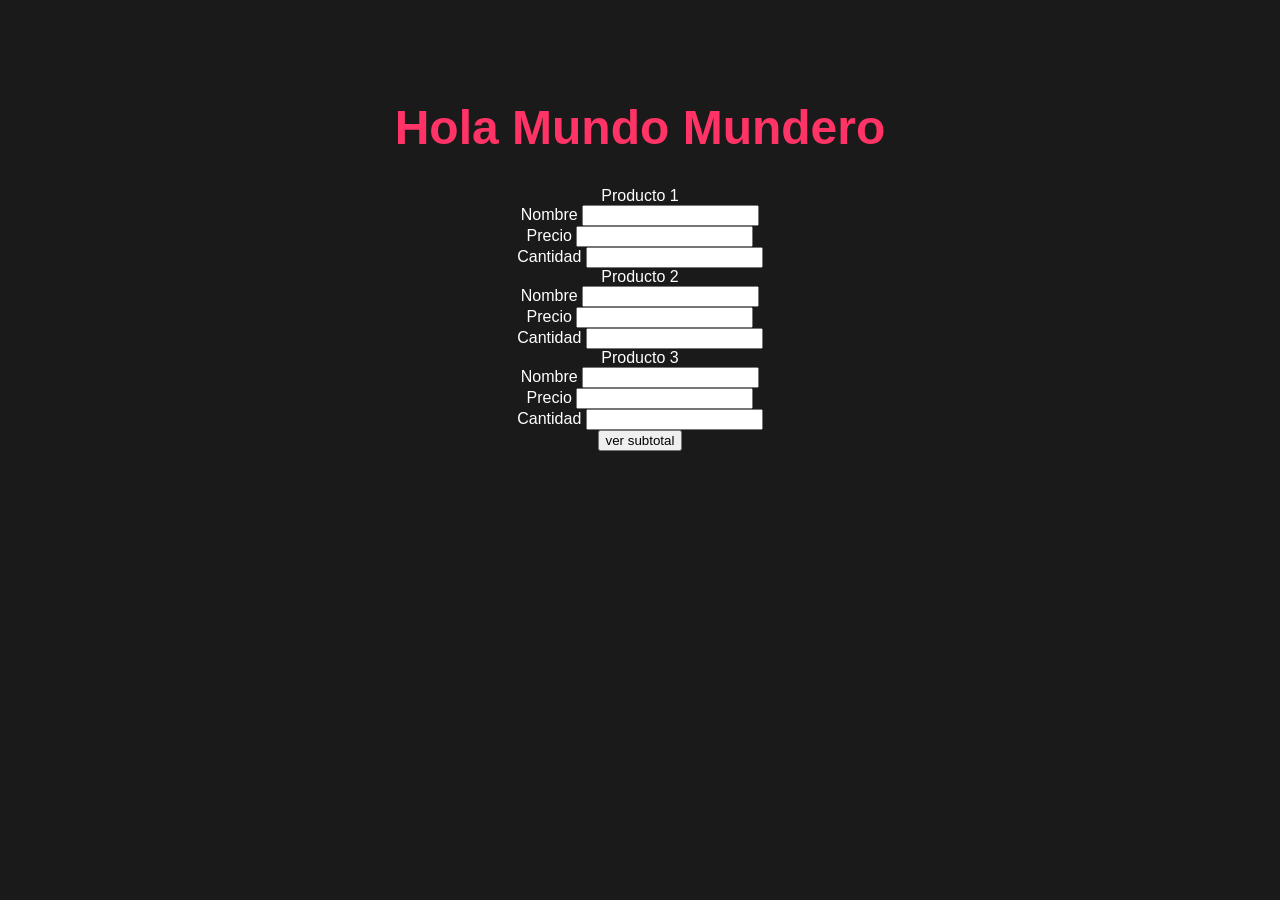
<file: index.html>
<DOCTYPE html>
    <html lang="en">
        <head>
            <meta charset="UTF-8">
            <meta name="viwebport"contet-width-device, initial-sacle-1.0>
            <link rel="stylesheet" href="estilos.css">
            <title>Mi primera pagina web</title>
            
        </head>
        <body>
            <h1>Hola Mundo Mundero</h1>
            <!--formulario para el ejemplo-->
      <form id="ejercicio">
      <label >Producto 1</label>
      <br>
      <label for="nombre1">Nombre</label>
      <input type="text" id="nombre1">
      <br>
      <label for="precio1">Precio</label>
      <input type="number" id="precio1">
      <br>
      <label for="cantidad1">Cantidad</label>
      <input type="number" id="cantidad1">
      <br>
      <label>Producto 2</label>
      <br>
      <label for="nombre2">Nombre</label>
      <input type="text" id="nombre2">
      <br>
      <label for="precio2">Precio</label>
      <input type="number" id="precio2">
      <br>
      <label for="cantidad2">Cantidad</label>
      <input type="number" id="cantidad2">
      <br>
      <label>Producto 3</label>
      <br>
      <label for="nombre3">Nombre</label>
      <input type="text" id="nombre3">
      <br>
      <label for="precio3">Precio</label>
      <input type="number" id="precio3">
      <br>
      <label for="cantidad3">Cantidad</label>
      <input type="number" id="cantidad3">
      <br>
      <button type="button" onclick="ingresarProductos()">ver subtotal</button>
     </form>

     <script src="main.js"></script>
        </body>
    </html>
</file>
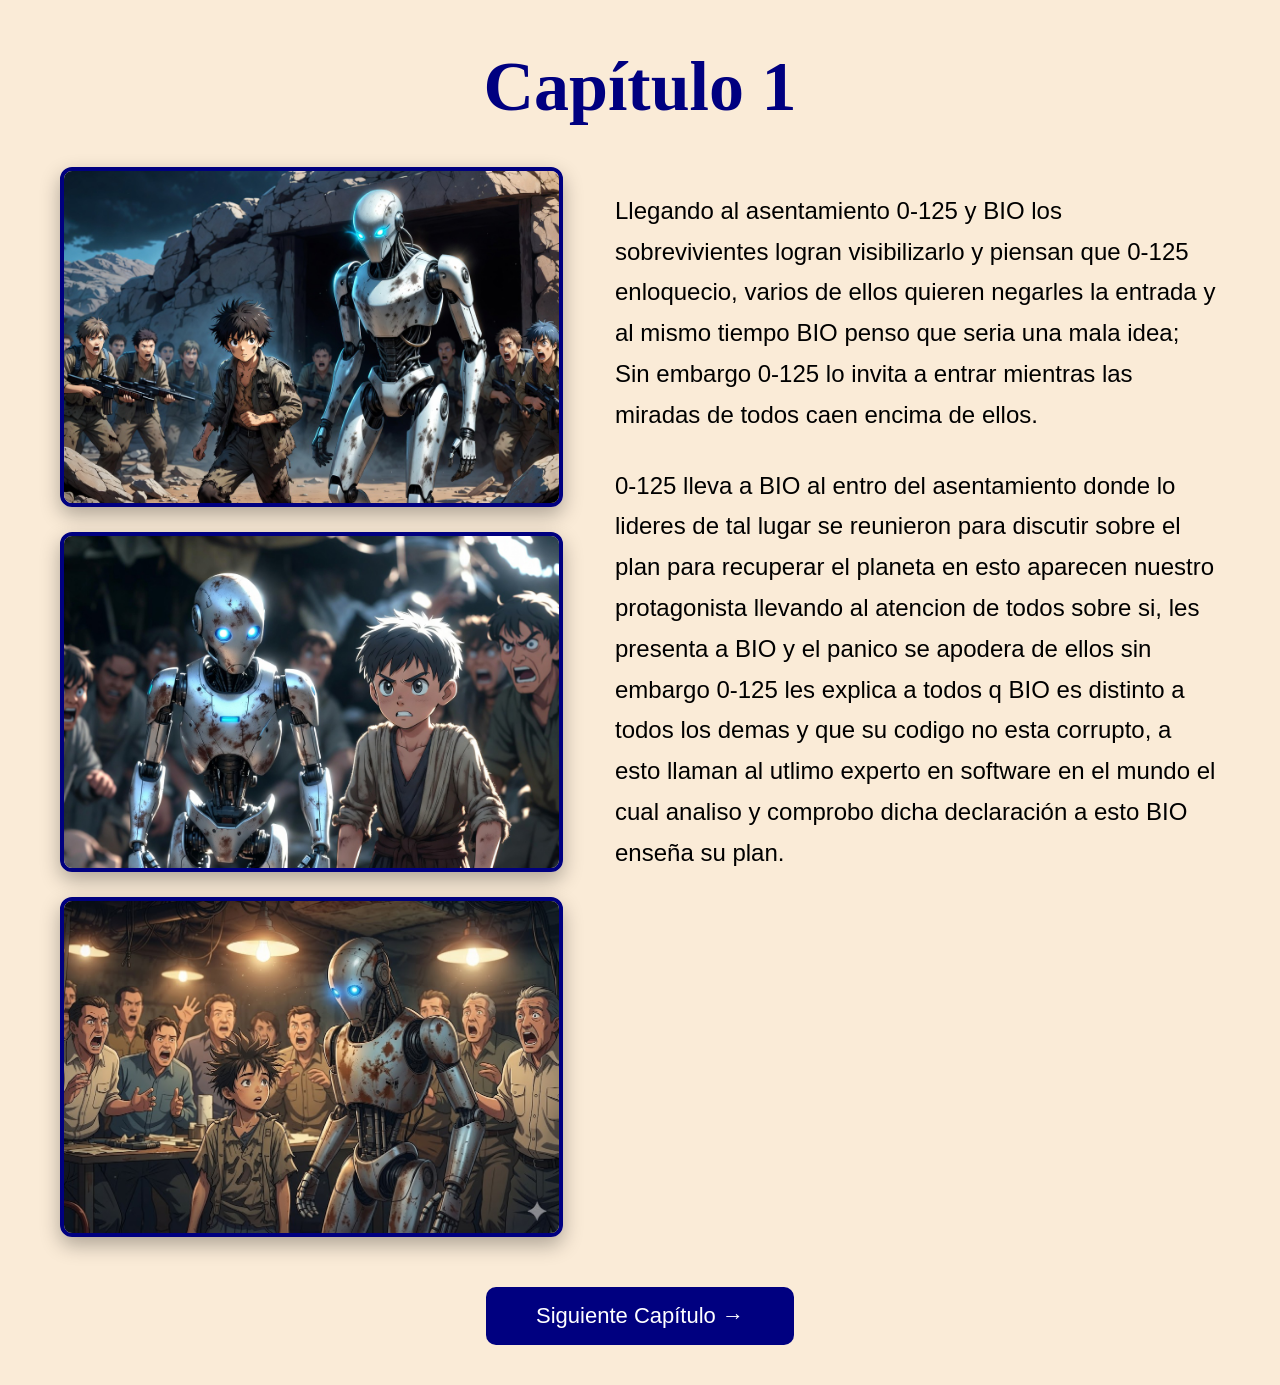
<file: historia.html>
<!DOCTYPE html>
<html lang="es">
<head>
    <meta charset="UTF-8">
    <meta name="viewport" content="width=device-width, initial-scale=1.0">
    <title>Capítulo 1</title>
    <link rel="stylesheet" href="historia.css">
</head>
<body>
    <h1>Capítulo 1</h1>
    
    <div class="contenedor">
        
        <!-- Imágenes a la izquierda -->
        <div class="imagenes">
            <img src="image1.jpg" alt="Escena 1">
            <img src="image2.jpg" alt="Escena 2">
            <img src="image3.jpg" alt="Escena 3">
        </div>

        <!-- Texto a la derecha -->
        <div class="texto">
            <p>Llegando al asentamiento 0-125 y BIO los sobrevivientes logran visibilizarlo y piensan que 0-125 enloquecio, varios de ellos quieren negarles la entrada y al mismo tiempo BIO penso que seria una mala idea; Sin embargo 0-125 lo invita a entrar mientras las miradas de todos caen encima de ellos.</p>
            
            <p>0-125 lleva a BIO al entro del asentamiento donde lo lideres de tal lugar se reunieron para discutir sobre el plan para recuperar el planeta en esto aparecen nuestro protagonista llevando al atencion de todos sobre si, les presenta a BIO y el panico se apodera de ellos sin embargo 0-125 les explica a todos q BIO es distinto a todos los demas y que su codigo no esta corrupto, a esto llaman al utlimo experto en software en el mundo el cual analiso y comprobo dicha declaración a esto BIO enseña su plan.</p>
        </div>

    </div>

    <button><a href="historia2.html">Siguiente Capítulo →</a></button>

</body>
</html>
</file>
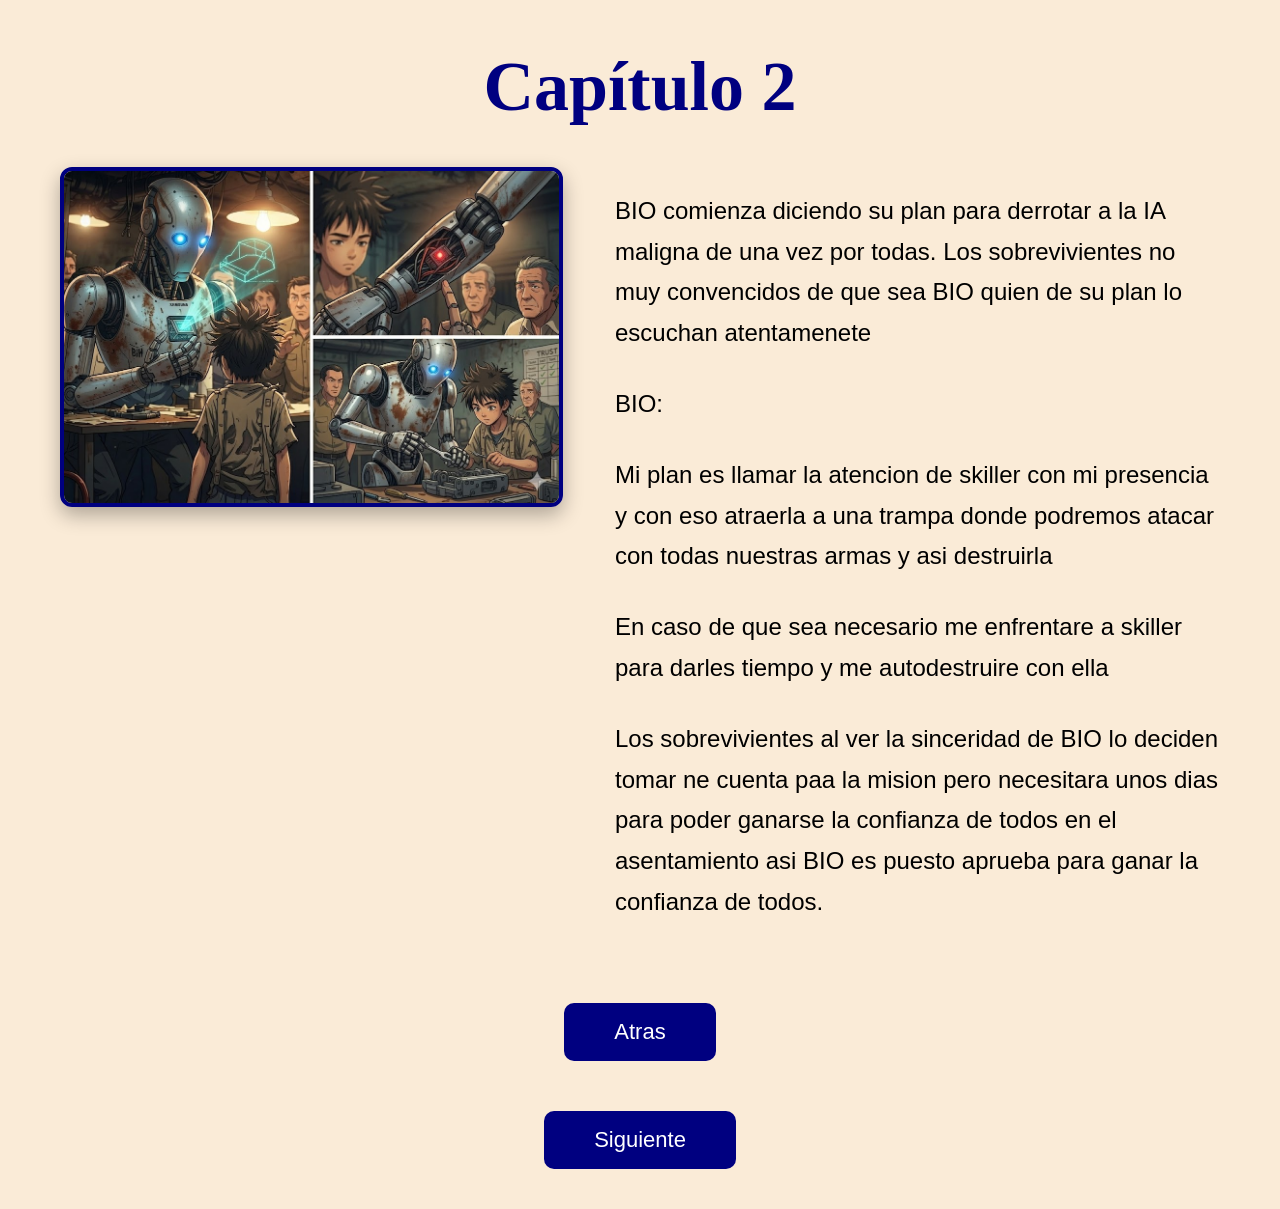
<file: historia2.html>
<!DOCTYPE html>
<html lang="en">
<head>
    <meta charset="UTF-8">
    <meta name="viewport" content="width=device-width, initial-scale=1.0">
    <title>Document</title>
    <link rel="stylesheet" href="historia.css">
</head>
<body>
    <h1>Capítulo 2</h1>
   
    <div class="contenedor">
        <div class="imagenes">
     <img src="image4.jpg">
     
     </div>
     <div class="texto">
    <p>
        BIO comienza diciendo su plan para derrotar a la IA maligna de una vez por todas.
        Los sobrevivientes no muy convencidos de que sea BIO quien de su plan lo escuchan atentamenete

        <p>BIO: </p>
        <p>Mi plan es llamar la atencion de skiller con mi presencia y con eso atraerla a una trampa donde podremos atacar con todas nuestras armas y asi destruirla

            <p>En caso de que sea necesario me enfrentare a skiller para darles tiempo y me autodestruire con ella</p>
        </p>
    </p>
    <p>Los sobrevivientes al ver la sinceridad de BIO lo deciden tomar ne cuenta paa la mision pero necesitara unos dias para poder ganarse la confianza de todos en el asentamiento asi BIO es puesto aprueba para ganar la confianza de todos.
    </p>
   </div>
    </div>
    <button>
        <a href="historia.html">Atras</a>
    </button>
    <button>
        <a href="historia3.html">Siguiente</a>
    </button>
    
</body>
</html>
</file>
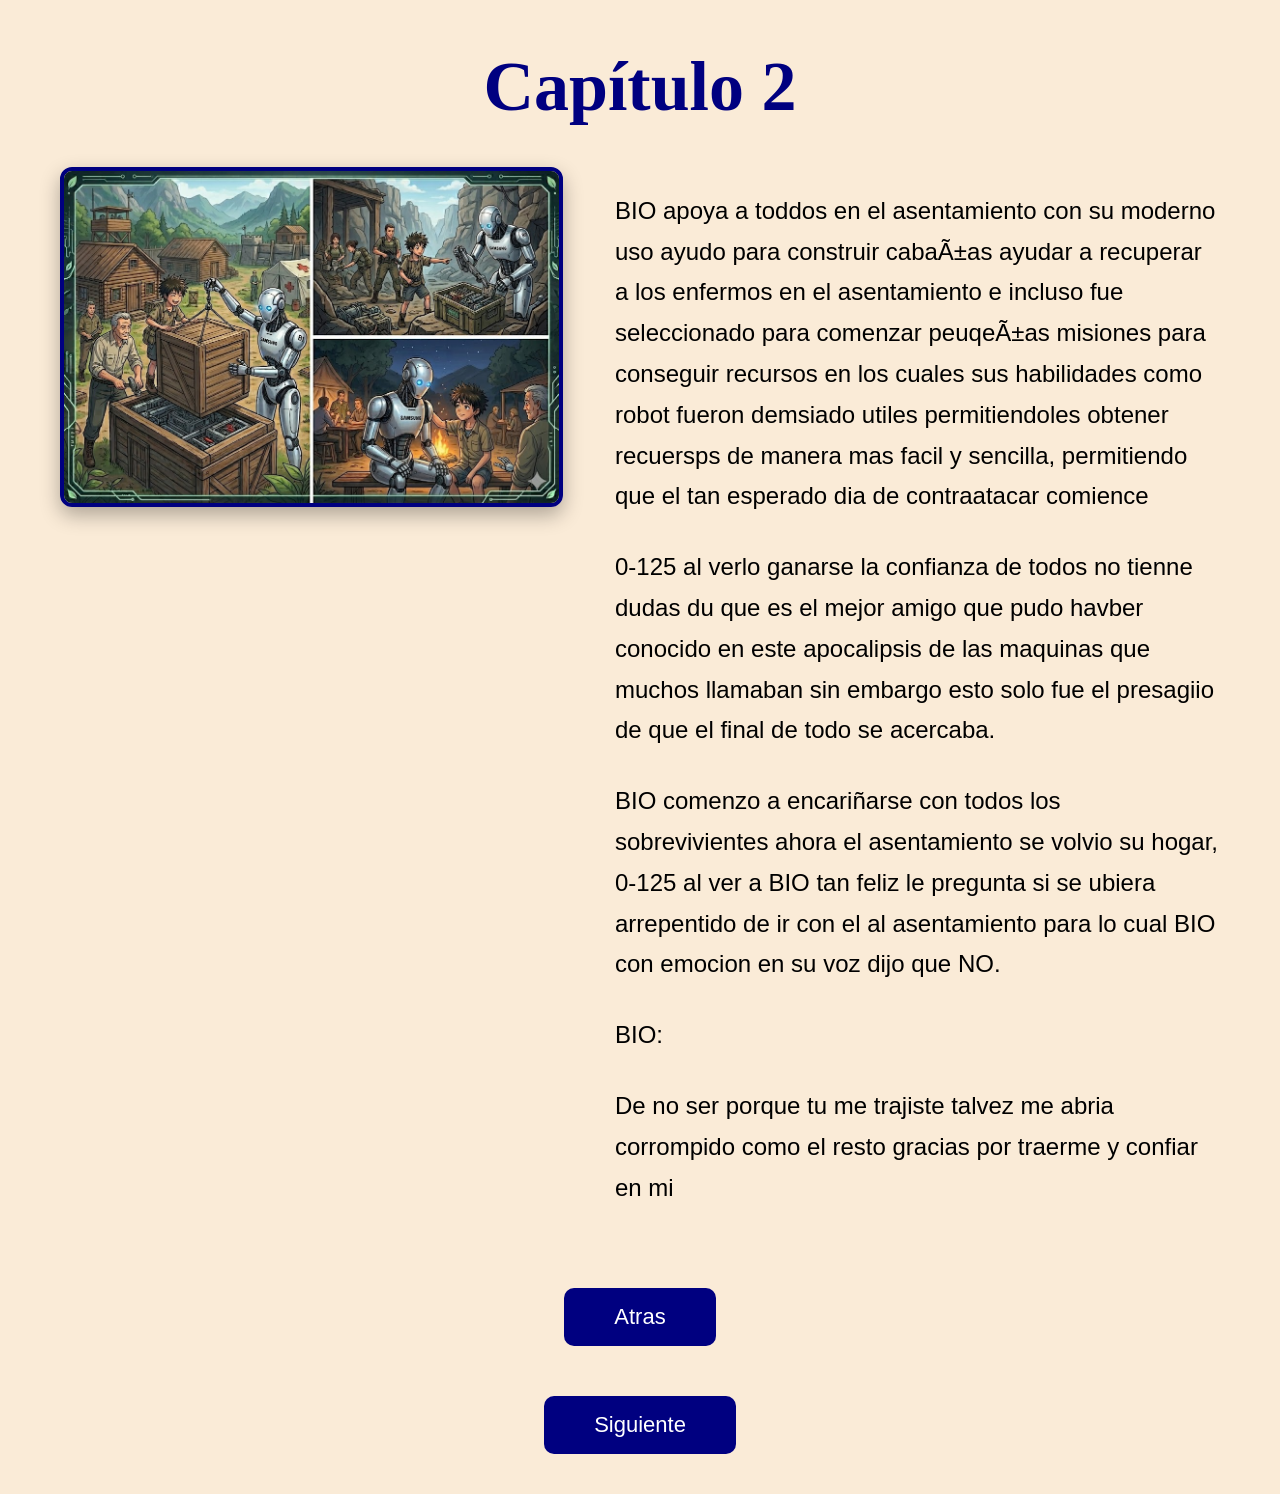
<file: historia3.html>
<!DOCTYPE html>
<html lang="en">
<head>
    <meta charset="UTF-8">
    <meta name="viewport" content="width=device-width, initial-scale=1.0">
    <title>Document</title>
    <link rel="stylesheet" href="historia.css">
</head>
<body>
    <h1>Capítulo 2</h1>
    <div class="contenedor">
    <div class="imagenes">
    <img src="image7.jpg">
    </div>
    <div class="texto">
    <p>
        BIO apoya a toddos en el asentamiento con su moderno uso ayudo para construir cabaÃ±as ayudar a recuperar a los enfermos en el asentamiento e incluso fue seleccionado para comenzar peuqeÃ±as misiones para conseguir recursos en los cuales sus habilidades como robot fueron demsiado utiles permitiendoles obtener
        recuersps de manera mas facil y sencilla, permitiendo que el tan esperado dia de contraatacar comience
        <p>0-125 al verlo ganarse la confianza de todos no tienne dudas du que es el mejor amigo que pudo havber conocido en este apocalipsis de las maquinas que muchos
             llamaban sin embargo esto solo fue el presagiio de que el final de todo se acercaba.
        
        </p>
        <p>BIO comenzo a encariñarse con todos los sobrevivientes ahora el asentamiento se volvio su hogar, 0-125 al ver a BIO tan feliz
             le pregunta si se ubiera arrepentido de ir con el al asentamiento para lo cual BIO con emocion en su voz dijo que NO.
             <p>BIO:
                <p>De no ser porque tu me trajiste talvez me abria corrompido como el resto gracias por traerme y confiar en mi</p>
             </p>
        </p>
    </p>
    </div>
    </div>
    <button>
        <a href="historia2.html">Atras</a>
    </button>
    <button>
        <a href="historia4.html">Siguiente</a>
    </button>
</body>
</html>
</file>
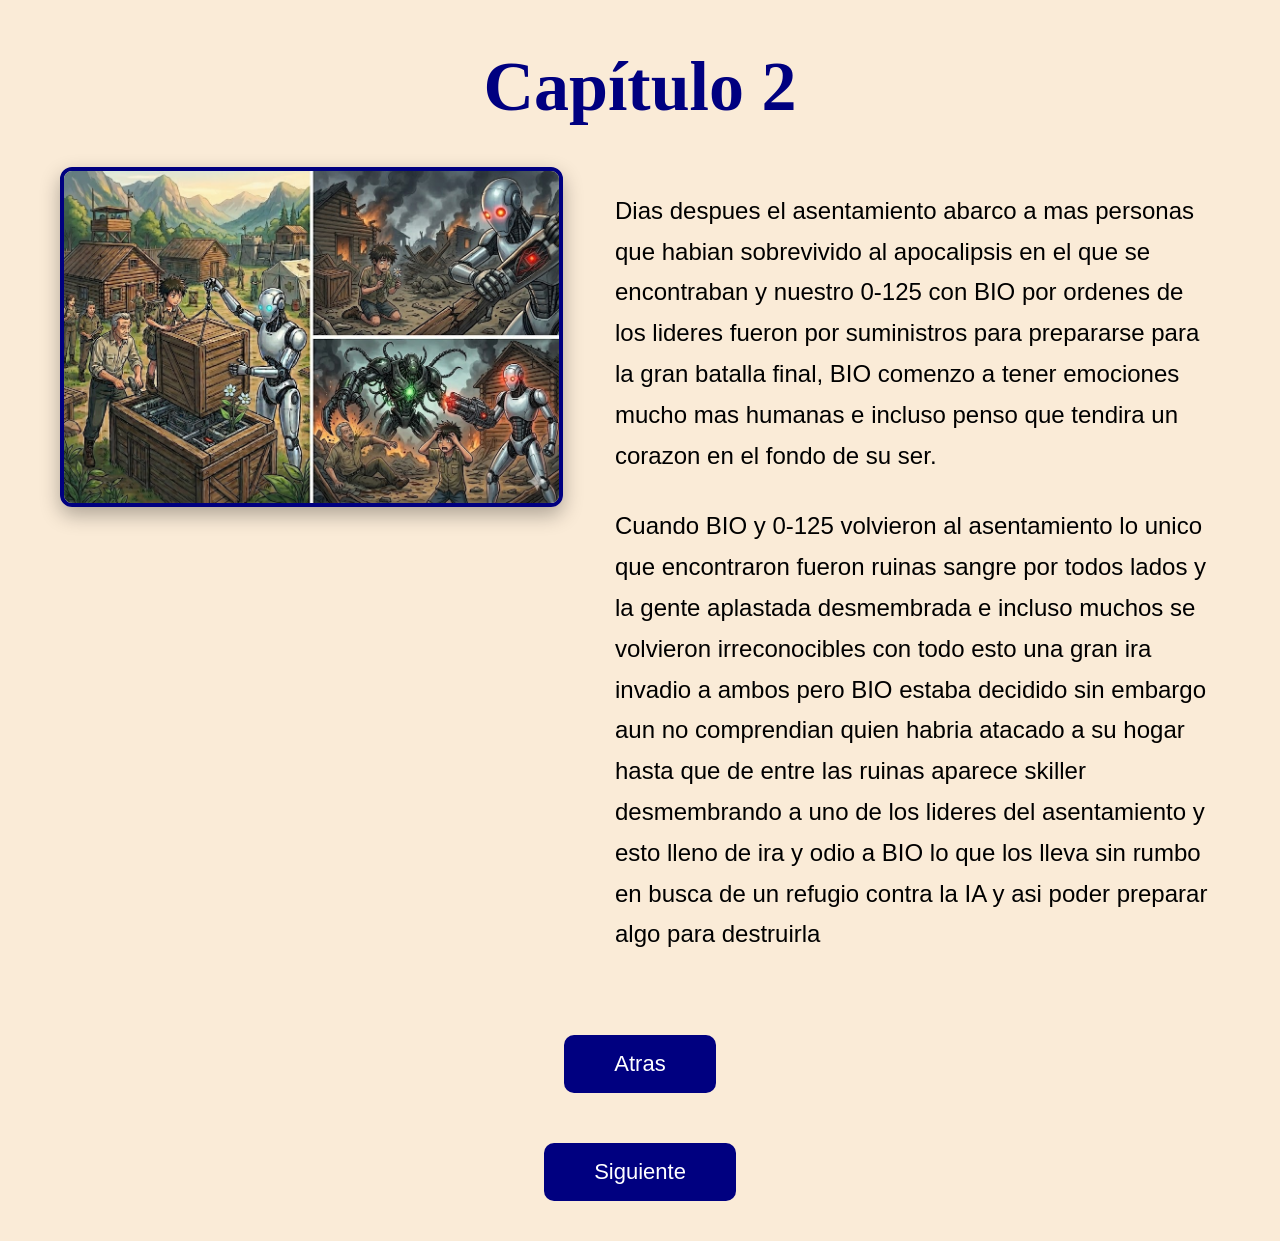
<file: historia4.html>
<!DOCTYPE html>
<html lang="en">
<head>
    <meta charset="UTF-8">
    <meta name="viewport" content="width=device-width, initial-scale=1.0">
    <title>Document</title>
    <link rel="stylesheet" href="historia.css">
</head>
<body>
    <h1>Capítulo 2</h1>
    <div class="contenedor">
        <div class="imagenes">
    <img src="image8.jpg">
    </div>
    <div class="texto">
    <p>
        Dias despues el asentamiento abarco a mas personas que habian sobrevivido al apocalipsis en el que se encontraban y nuestro 0-125 con BIO
         por ordenes de los lideres fueron por suministros para prepararse para la gran batalla final, BIO comenzo a tener emociones mucho mas humanas
         e incluso penso que tendira un corazon en el fondo de su ser.
    </p>
    <p>Cuando BIO y 0-125 volvieron al asentamiento lo unico que encontraron fueron ruinas sangre por todos lados y la gente aplastada desmembrada
         e incluso muchos se volvieron irreconocibles con todo esto una gran ira invadio a ambos pero BIO estaba decidido  sin embargo aun no comprendian
          quien habria atacado a su hogar hasta que de entre las ruinas aparece skiller desmembrando a uno de los lideres del asentamiento  y esto 
          lleno de ira y odio a BIO lo que los lleva sin rumbo en busca de un refugio contra la IA y asi poder preparar algo para destruirla
    </p>
    </div>
    </div>
    <button>
        <a href="historia3.html">Atras</a>
    </button>
    <button>
        <a href="historia5.html">Siguiente</a>
    </button>
</body>
</html>
</file>
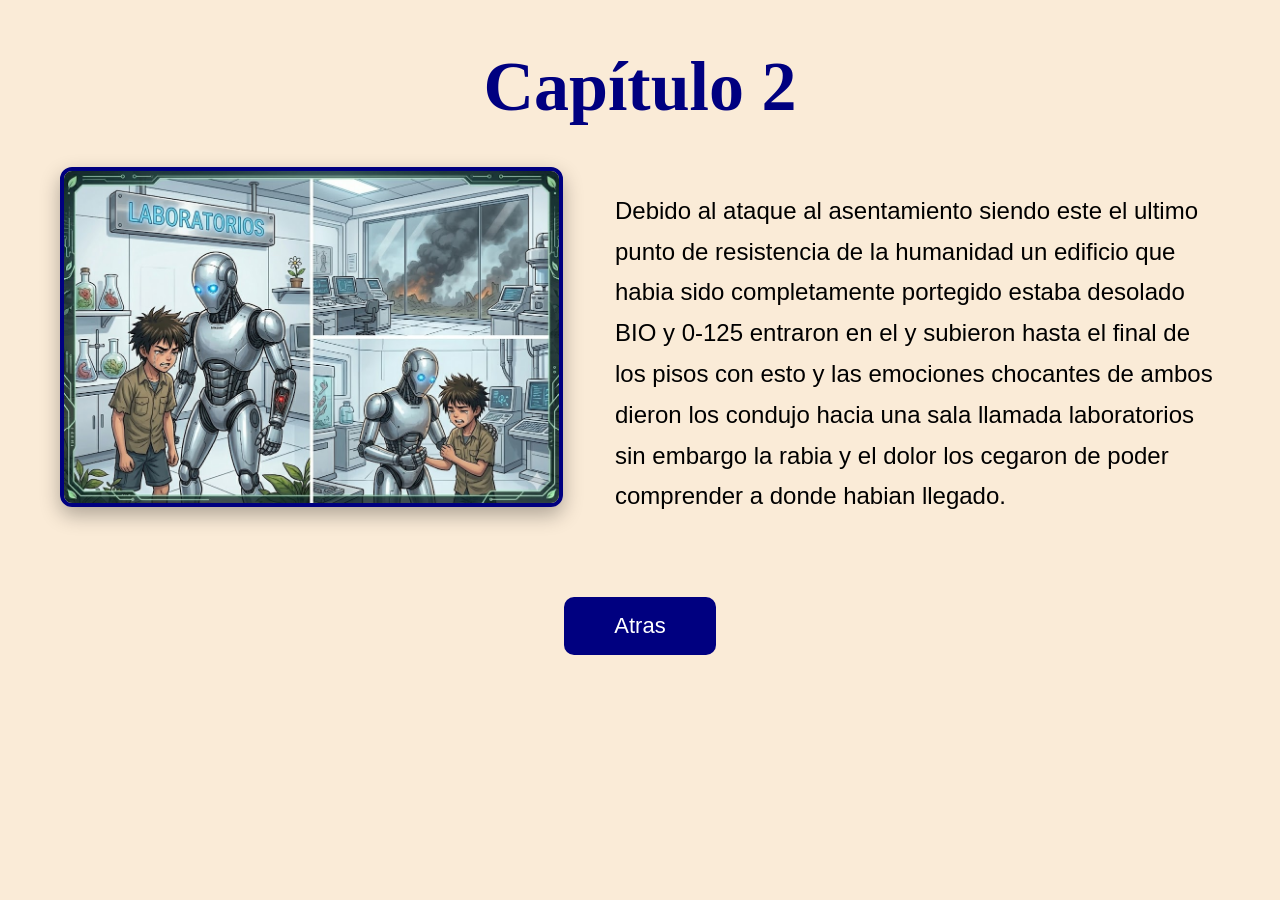
<file: historia5.html>
<!DOCTYPE html>
<html lang="en">
<head>
    <meta charset="UTF-8">
    <meta name="viewport" content="width=device-width, initial-scale=1.0">
    <title>Document</title>
    <link rel="stylesheet" href="historia.css">
</head>
<body>
    <h1>Capítulo 2</h1>
    <div class="contenedor">
        <div class="imagenes">
    <img src="image9.jpg">
    </div>
    <div class="texto">
    <p>Debido al ataque al asentamiento siendo este el ultimo punto de resistencia de la humanidad un edificio que habia sido completamente portegido
         estaba desolado BIO y 0-125 entraron en el y subieron hasta el final de los pisos con esto y las emociones chocantes de ambos dieron los condujo
          hacia una sala llamada laboratorios sin embargo la rabia y el dolor los cegaron de poder comprender a donde habian llegado.
    </p>
    </div>
    </div>
    <button>
        <a href="historia4.html">Atras</a>
    </button>
</body>
</html>
</file>
<file: estilos.css>
/* ====================== ESTILOS GENERALES ====================== */

body {
    /* Establece los estilos para todo el cuerpo de la página */
    margin: 0;                    /* Elimina los márgenes predeterminados del navegador */
    padding: 0;                   /* Elimina el relleno predeterminado */
    background-color: #1a1a1a;    /* Color de fondo oscuro */
    background-image:url('https://i.scdn.co/image/ab67616d0000b273f5184c2cf79c36b6fb139520');
    background-repeat: no-repeat;
    background-size: cover;
    background-attachment: fixed;
    font-family: Arial, sans-serif; /* Fuente por defecto para todo el texto */
    color: white;                 /* Color de texto blanco por defecto */
}

/* ====================== NAVBAR ====================== */

.navbar {
    /* Estilos para la barra de navegación */
    position: sticky;             /* Hace que el navbar se quede fijo arriba al hacer scroll */
    top: 0;                       /* Lo pega en la parte superior de la pantalla */
    background-color: rgba(30, 30, 30, 0.95); /* Fondo semi-transparente oscuro */
    backdrop-filter: blur(12px);  /* Aplica efecto de desenfoque (glassmorphism) */
    border-bottom: 1px solid rgba(255, 255, 255, 0.1); /* Línea fina debajo del navbar */
    padding: 0 5%;                /* Espacio a los lados */
    height: 70px;                 /* Altura fija del navbar */
    display: flex;                /* Usa flexbox para alinear elementos horizontalmente */
    align-items: center;          /* Centra verticalmente los elementos dentro del navbar */
    justify-content: space-between; /* Separa el logo de los enlaces */
    z-index: 1000;                /* Asegura que el navbar esté por encima de otros elementos */
}

.logo {
    /* Estilos del logo "My Music" */
    font-size: 1.8rem;            /* Tamaño grande del texto */
    font-weight: bold;            /* Texto en negrita */
    color: #ff3366;               /* Color rosa/rojo vibrante */
}

.nav-links {
    /* Estilos de la lista de enlaces */
    list-style-type: none;        /* Elimina los puntos (bullets) de la lista */
    margin: 0;                    /* Elimina márgenes externos */
    padding: 0;                   /* Elimina relleno interno */
    display: flex;                /* Alinea los elementos horizontalmente */
    gap: 8px;                     /* Espacio entre cada enlace */
}

.nav-links li a {
    /* Estilos de cada enlace del menú */
    display: block;               /* Convierte el enlace en un bloque para mejor clic */
    padding: 12px 20px;           /* Espacio interno alrededor del texto */
    color: white;                 /* Color del texto */
    text-decoration: none;        /* Quita el subrayado de los enlaces */
    font-size: 1.1rem;            /* Tamaño del texto */
    border-radius: 6px;           /* Bordes redondeados */
    transition: all 0.3s ease;    /* Suaviza los cambios de estilo al pasar el mouse */
}

.nav-links li a:hover {
    /* Estilos cuando el mouse pasa sobre un enlace */
    background-color: #ff3366;    /* Cambia el color de fondo */
    transform: translateY(-2px);  /* Levanta un poco el enlace (efecto hover) */
}

/* ====================== PÁGINA DE INICIO ====================== */

h1 {
    /* Estilos del título principal en index.html */
    text-align: center;           /* Centra el texto */
    margin-top: 100px;            /* Espacio superior grande */
    font-size: 3rem;              /* Tamaño muy grande */
    color: #ff3366;               /* Color rosa/rojo */
}

img{
    display: block;
    margin: 0 auto;
    border-radius: 25px;
}

/* ====================== PÁGINA DE BANDAS ====================== */

.hero {
    /* Sección con imagen de fondo grande */
    height: 400px;                    /* Altura de la sección */
    background-size: cover;           /* La imagen cubre todo el espacio disponible */
    background-position: center;      /* Centra la imagen */
    display: flex;                    /* Usa flexbox para centrar el título */
    align-items: center;              /* Centra verticalmente */
    justify-content: center;          /* Centra horizontalmente */
    text-align: center;               /* Alinea el texto al centro */
    margin-bottom: 40px;              /* Espacio debajo de la sección */
}

.hero-title {
    /* Título que aparece sobre la imagen de fondo */
    font-size: 3.5rem;                /* Tamaño grande */
    text-shadow: 0 0 15px rgba(0, 0, 0, 0.7); /* Sombra para que se lea mejor sobre la imagen */
    color: white;                     /* Color blanco */
}

.bands-container {
    /* Contenedor que organiza todas las tarjetas de bandas */
    max-width: 1200px;                /* Ancho máximo del contenedor */
    margin: 0 auto;                   /* Centra el contenedor */
    padding: 20px;                    /* Espacio interno */
    display: flex;                    /* Usa flexbox */
    flex-wrap: wrap;                  /* Permite que las tarjetas bajen de línea si no caben */
    gap: 20px;                        /* Espacio entre tarjetas */
    justify-content: center;          /* Centra las tarjetas */
}

.band-card {
    /* Estilos de cada tarjeta individual de banda */
    background-color: #252525;        /* Fondo gris oscuro */
    border-radius: 12px;              /* Bordes redondeados */
    width: 280px;                     /* Ancho fijo de cada tarjeta */
    overflow: hidden;                 /* Oculta lo que se salga de la tarjeta */
    box-shadow: 0 4px 15px rgba(0, 0, 0, 0.4); /* Sombra suave */
    transition: transform 0.3s ease;  /* Suaviza el efecto al pasar el mouse */
}

.band-card:hover {
    /* Efecto cuando el mouse pasa sobre una tarjeta */
    transform: scale(1.05);           /* Hace que la tarjeta se agrande un poco */
}

.band-card img {
    /* Estilos de la imagen dentro de la tarjeta */
    width: 100%;                      /* Ocupa todo el ancho de la tarjeta */
    height: 200px;                    /* Altura fija de la imagen */
    object-fit: cover;                /* La imagen se ajusta sin deformarse */
}

.band-card h3 {
    /* Nombre de la banda */
    padding: 15px 15px 5px;           /* Espacio interno */
    margin: 0;                        /* Sin margen */
    color: #ff3366;                   /* Color rosa */
}

.band-card p {
    /* Descripción de la banda */
    padding: 0 15px 15px;             /* Espacio interno */
    margin: 0;                        /* Sin margen */
    color: #ccc;                      /* Color gris claro */
}
/* ====================== FOOTER ====================== */

/* Estilos generales del footer completo */
.footer {
    background-color: #0a1428;        /* Color de fondo azul oscuro */
    color: #cccccc;                   /* Color del texto principal (gris claro) */
    padding: 35px 5% 20px;            /* Espacio interno: arriba, lados y abajo */
    margin-top: 60px;                 /* Espacio superior para separar del contenido principal */
    border-top: 3px solid #1e3a8a;    /* Línea decorativa superior en azul más claro */
}

/* Contenedor que organiza las tres columnas del footer */
.footer-container {
    max-width: 1200px;                /* Ancho máximo para que no se estire demasiado */
    margin: 0 auto;                   /* Centra el contenedor horizontalmente */
    display: flex;                    /* Usa flexbox para organizar las secciones en fila */
    flex-wrap: wrap;                  /* Permite que las secciones bajen de línea en pantallas pequeñas */
    justify-content: space-between;   /* Distribuye las secciones con espacio entre ellas */
    gap: 30px;                        /* Espacio entre las tres secciones */
}

/* Cada una de las tres secciones del footer */
.footer-section {
    flex: 1;                          /* Todas las secciones ocupan el mismo espacio */
    min-width: 200px;                 /* Ancho mínimo para que no se compriman demasiado */
}

/* Títulos dentro del footer (h3 y h4) */
.footer-section h3,
.footer-section h4 {
    color: #60a5fa;                   /* Color azul claro para resaltar los títulos */
    margin-bottom: 12px;              /* Espacio debajo del título */
    font-size: 1.25rem;               /* Tamaño del texto del título */
}

/* Párrafos dentro del footer */
.footer-section p {
    margin-bottom: 8px;               /* Espacio entre párrafos */
    line-height: 1.4;                 /* Espaciado entre líneas de texto */
}

/* Lista de enlaces del footer */
.footer-links {
    list-style-type: none;            /* Elimina los puntos de la lista */
    padding: 0;                       /* Elimina el espacio interno por defecto */
    margin: 0;                        /* Elimina el espacio externo por defecto */
}

/* Cada elemento de la lista de enlaces */
.footer-links li {
    margin-bottom: 6px;               /* Espacio entre cada enlace */
}

/* Estilos de los enlaces del footer */
.footer-links a {
    color: #cccccc;                   /* Color gris claro de los enlaces */
    text-decoration: none;            /* Quita el subrayado típico de los enlaces */
    transition: color 0.3s ease;      /* Suaviza el cambio de color al pasar el mouse */
}

/* Efecto cuando el mouse pasa sobre un enlace */
.footer-links a:hover {
    color: #60a5fa;                   /* Cambia a azul claro al pasar el mouse */
}

/* Estilos para los enlaces de contacto (teléfono y correo) */
.contact-info a {
    color: #60a5fa;                   /* Color azul claro */
    text-decoration: none;
}

/* Efecto hover en enlaces de contacto */
.contact-info a:hover {
    text-decoration: underline;       /* Subraya el enlace al pasar el mouse */
}

/* Sección inferior del footer (copyright) */
.footer-bottom {
    margin-top: 30px;                 /* Espacio superior antes del copyright */
    padding-top: 15px;                /* Espacio interno superior */
    border-top: 1px solid #1e3a8a;    /* Línea separadora delgada */
    text-align: center;               /* Centra el texto */
    font-size: 0.85rem;               /* Texto más pequeño */
    color: #888888;                   /* Color gris más oscuro */
}

/* Regla responsive: cuando la pantalla es pequeña (móviles) */
@media (max-width: 768px) {
    .footer-container {
        flex-direction: column;       /* Las secciones se apilan una debajo de otra */
        text-align: center;           /* Centra el texto en móviles */
        gap: 25px;                    /* Reduce el espacio entre secciones */
    }
    
    .footer {
        padding: 30px 5% 15px;        /* Reduce aún más el tamaño en móviles */
    }
}

form{
    text-align: center;
    margin: 0 auto;
}
</file>
<file: historia.css>
body {
    background-color: antiquewhite;
    margin: 40px;
    font-family: Arial, sans-serif;
}

h1 {
    color: navy;
    text-align: center;
    font-size: 70px;
    font-family: cursive;
    margin-bottom: 40px;
}

.contenedor {
    display: flex !important;
    flex-wrap: nowrap;
    gap: 60px;
    max-width: 1400px;
    margin: 0 auto;
    padding: 0 20px;
}

.imagenes {
    width: 45%;
    display: flex;
    flex-direction: column;
    gap: 25px;
}

.imagenes img {
    width: 100%;
    border-radius: 12px;
    border: 4px solid navy;
    box-shadow: 0 8px 20px rgba(0, 0, 0, 0.3);
}

.texto {
    width: 55%;
    color: black;
    font-size: 24px;
    line-height: 1.7;
}

.texto p {
    text-align: left;
    margin-bottom: 30px;
}

/* Botón */
button {
    color: white !important;
    background-color: navy;
    padding: 16px 50px;
    font-size: 22px;
    border: none;
    border-radius: 10px;
    cursor: pointer;
    display: block;
    margin: 50px auto 20px;
    transition: 0.3s;
}

button:hover {
    background-color: darkblue;
    transform: scale(1.08);
}

button a {
    color: white;
    text-decoration: none;
}
</file>
